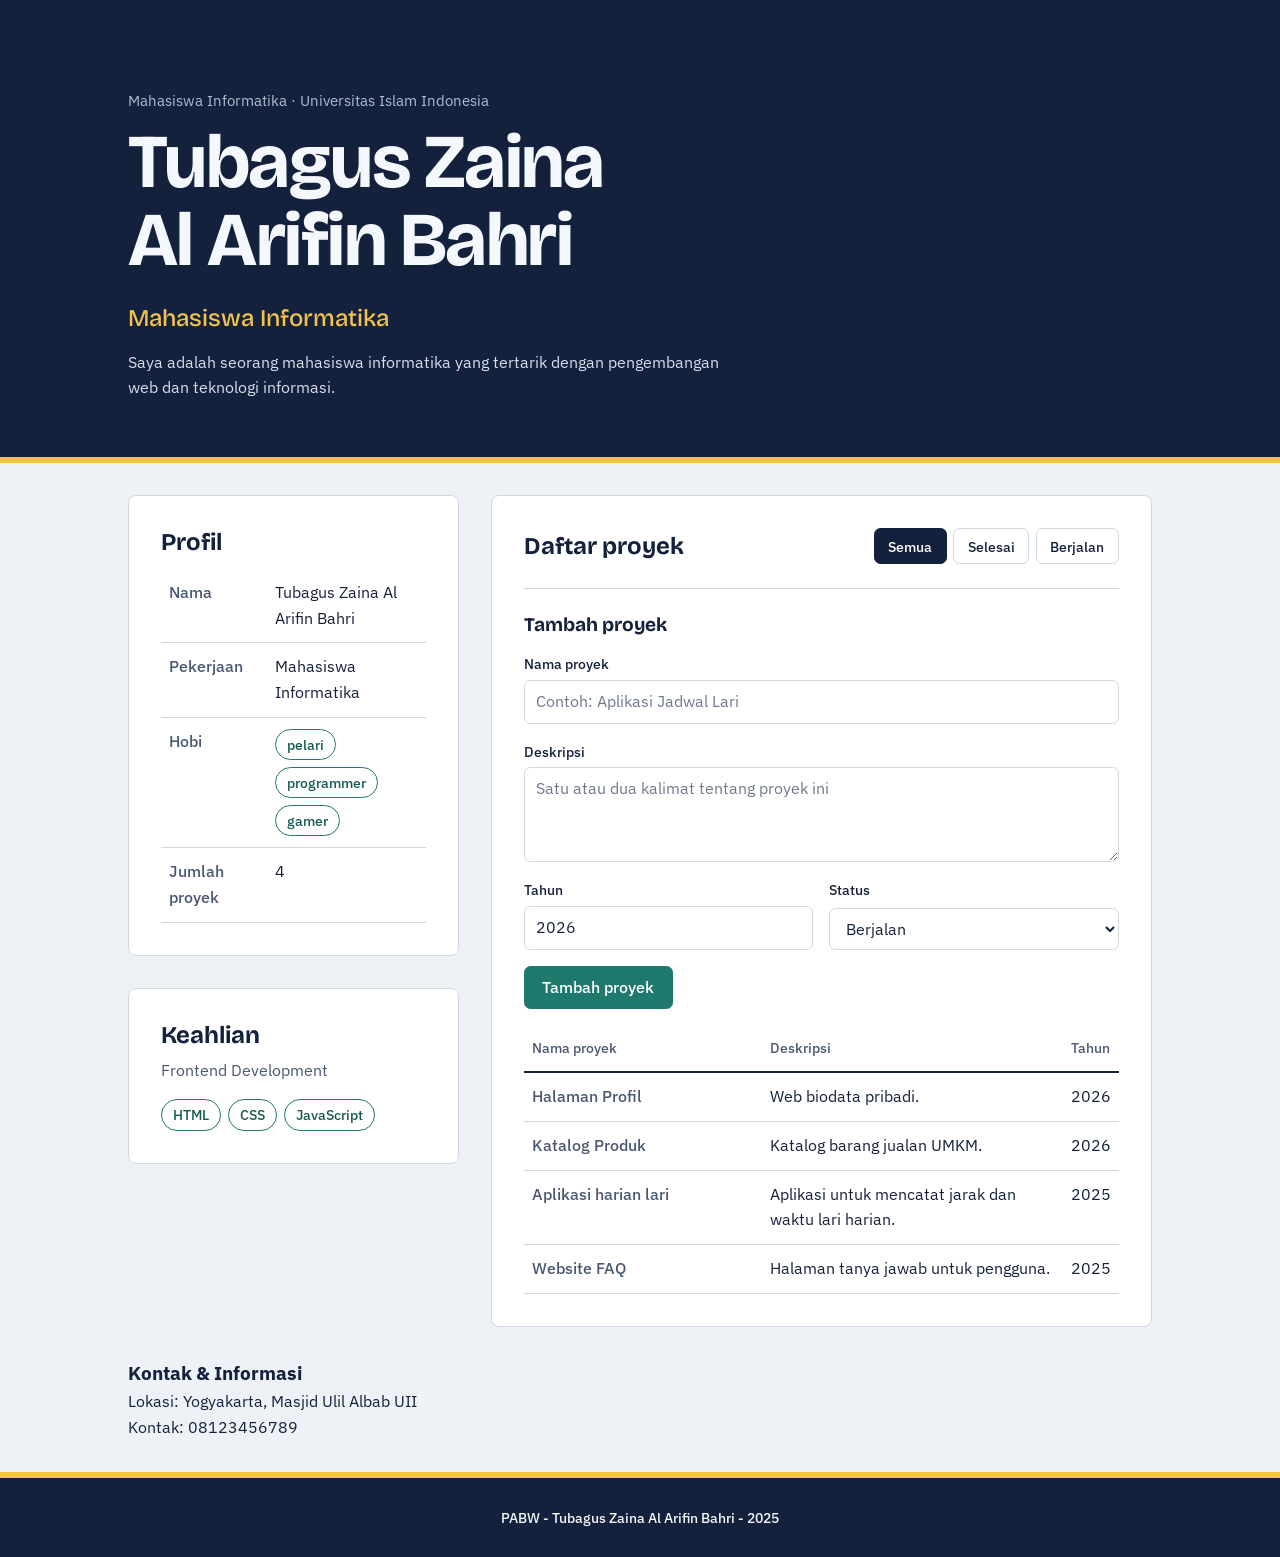
<file: worksheet-p8/index.html>
<!DOCTYPE html>
<html lang="id">
<head>
  <meta charset="UTF-8">
  <meta name="viewport" content="width=device-width, initial-scale=1">
  <title id="judul-halaman">Profil Mahasiswa</title>
  <link rel="preconnect" href="https://fonts.googleapis.com">
  <link rel="preconnect" href="https://fonts.gstatic.com" crossorigin>
  <link href="https://fonts.googleapis.com/css2?family=Bricolage+Grotesque:opsz,wght@12..96,500;12..96,700&family=IBM+Plex+Sans:wght@400;500&display=swap" rel="stylesheet">
  <link rel="icon" href="data:,">
  <link rel="stylesheet" href="css/style.css">
</head>
<body>
  <header class="hero">

    <div class="wadah">
      <p class="hero-meta">Mahasiswa Informatika · Universitas Islam Indonesia</p>
      <h1 id="nama" class="hero-nama">Tubagus Zaina Al Arifin Bahri</h1>
      <p id="peran" class="hero-peran">Mahasiswa Informatika</p>
      <p id="perkenalan" class="hero-perkenalan">Saya adalah seorang mahasiswa informatika yang tertarik dengan pengembangan web dan teknologi informasi.</p>
    </div>
  </header>

  <main class="wadah isi">
    <div class="kolom-samping">
      <section class="panel" aria-labelledby="judul-profil">
        <h2 id="judul-profil">Profil</h2>
        <table class="tabel tabel-profil">
          <tbody>
            <tr>
              <th scope="row">Nama</th>
              <td id="tabel-nama">Tubagus Zaina Al Arifin Bahri</td>
            </tr>
            <tr>
              <th scope="row">Pekerjaan</th>
              <td id="tabel-peran">Mahasiswa Informatika</td>
            </tr>
            <tr>
              <th scope="row">Hobi</th>
              <td><ul id="daftar-hobi" class="chip-daftar">pelari, programmer, gamer</ul></td>
            </tr>
            <tr>
              <th scope="row">Jumlah proyek</th>
              <td id="jumlah-proyek"></td>
            </tr>
          </tbody>
        </table>
      </section>

      <section class="panel" aria-labelledby="judul-keahlian">
        <h2 id="judul-keahlian">Keahlian</h2>
        <p id="keahlian-ringkas" class="keahlian-ringkas">Frontend Development</p>
        <ul id="daftar-keahlian" class="chip-daftar">
          <li>JavaScript</li>
          <li>HTML</li>
          <li>CSS</li>
        </ul>
      </section>
    </div>

    <section class="panel panel-proyek" aria-labelledby="judul-proyek">
      <div class="proyek-kepala">
        <h2 id="judul-proyek">Daftar proyek</h2>
        <div class="filter" role="group" aria-label="Saring proyek">
          <button type="button" class="filter-tombol" data-filter="semua" aria-pressed="true">Semua</button>
          <button type="button" class="filter-tombol" data-filter="selesai" aria-pressed="false">Selesai</button>
          <button type="button" class="filter-tombol" data-filter="berjalan" aria-pressed="false">Berjalan</button>
        </div>
      </div>
      <p id="hasil-filter" class="hasil-filter" aria-live="polite"></p>
      <form id="form-proyek" class="form-proyek" aria-labelledby="judul-form">
        <h3 id="judul-form">Tambah proyek</h3>
        <div class="form-grid">
          <div class="field field--lebar">
            <label for="input-judul">Nama proyek</label>
            <input type="text" id="input-judul" name="judul" required maxlength="60" placeholder="Contoh: Aplikasi Jadwal Lari">
          </div>
          <div class="field field--lebar">
            <label for="input-deskripsi">Deskripsi</label>
            <textarea id="input-deskripsi" name="deskripsi" rows="3" required maxlength="160" placeholder="Satu atau dua kalimat tentang proyek ini"></textarea>
          </div>
          <div class="field">
            <label for="input-tahun">Tahun</label>
            <input type="number" id="input-tahun" name="tahun" required min="2000" max="2100" value="2026" inputmode="numeric">
          </div>
          <div class="field">
            <label for="input-status">Status</label>
            <select id="input-status" name="selesai">
              <option value="false">Berjalan</option>
              <option value="true">Selesai</option>
            </select>
          </div>
        </div>
        <p id="pesan-form" class="pesan-form" role="status" aria-live="polite"></p>
        <div class="form-aksi">
          <button type="submit" class="tombol">Tambah proyek</button>
        </div>
      </form>
      <div class="tabel-gulir">
        <table class="tabel tabel-proyek">
          <thead>
            <tr>
              <th scope="col">Nama proyek</th>
              <th scope="col">Deskripsi</th>
              <th scope="col">Tahun</th>
            </tr>
          </thead>
          <tbody id="daftar-proyek"></tbody>
        </table>
      </div>
      
    </section>
      <section id="kontak" class="card">
        <h3>Kontak & Informasi</h3>
        <p>Lokasi: Yogyakarta, Masjid Ulil Albab UII</p>
        <p>Kontak: 08123456789</p>

      </section>
    </main>

  <footer class="kaki">
    <div class="wadah">
      <table class="tabel tabel-kaki">
        <tbody>
          <tr>
            <td>PABW - Tubagus Zaina Al Arifin Bahri - 2025</td>
          </tr>
        </tbody>
      </table>
 
    </div>
  </footer>

  <script type="module" src="js/app.js"></script>
</body>
</html>
</file>
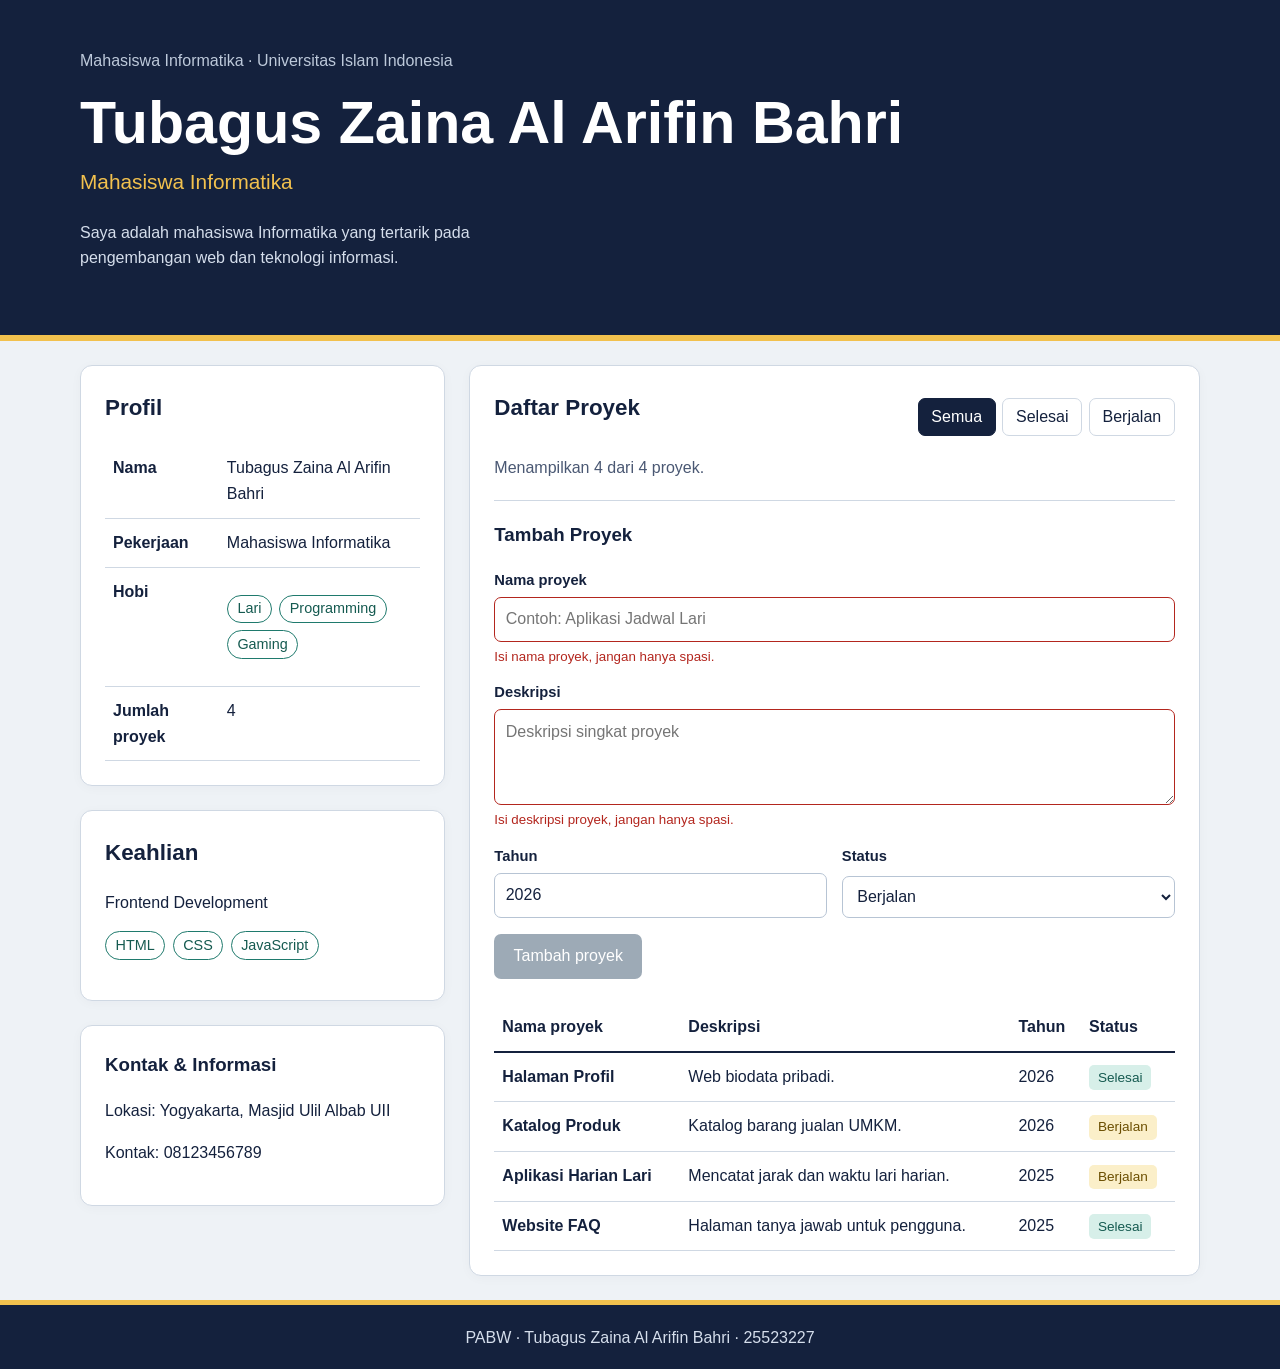
<file: worksheet-p9/index.html>
<!DOCTYPE html>
<html lang="id">
<head>
  <meta charset="UTF-8">
  <meta name="viewport" content="width=device-width, initial-scale=1">
  <meta name="description" content="Profil mahasiswa dan daftar proyek interaktif Worksheet P9 PABW.">
  <title>Profil Mahasiswa</title>
  <link rel="icon" href="data:,">
  <link rel="stylesheet" href="css/style.css">
</head>
<body>
  <header class="hero"><div class="wadah">
    <p class="hero-meta">Mahasiswa Informatika · Universitas Islam Indonesia</p>
    <h1 id="nama">Tubagus Zaina Al Arifin Bahri</h1>
    <p id="peran">Mahasiswa Informatika</p>
    <p id="perkenalan"></p>
  </div></header>
  <main class="wadah isi">
    <div class="kolom-samping">
      <section class="panel" aria-labelledby="judul-profil"><h2 id="judul-profil">Profil</h2>
        <table class="tabel"><tbody>
          <tr>
            <th scope="row">Nama</th>
            <td id="tabel-nama"></td>
          </tr>
          <tr>
            <th scope="row">Pekerjaan</th>
            <td id="tabel-peran"></td>
          </tr>
          <tr>
            <th scope="row">Hobi</th>
            <td><ul id="daftar-hobi" class="chip-daftar"></ul></td>
          </tr>
          <tr>
            <th scope="row">Jumlah proyek</th>
            <td id="jumlah-proyek"></td>
          </tr>
        </tbody></table>
      </section>
      <section class="panel" aria-labelledby="judul-keahlian">
        <h2 id="judul-keahlian">Keahlian</h2>
        <p id="keahlian-ringkas"></p>
        <ul id="daftar-keahlian" class="chip-daftar"></ul>
      </section>

      <section id="kontak" class="card">
        <h3>Kontak & Informasi</h3>
        <p>Lokasi: Yogyakarta, Masjid Ulil Albab UII</p>
        <p>Kontak: 08123456789</p>
      </section>
      
    </div>  
    <section class="panel panel-proyek" aria-labelledby="judul-proyek">
      <div class="proyek-kepala"><h2 id="judul-proyek">Daftar Proyek</h2>
        <div class="filter" role="group" aria-label="Saring proyek">
          <button type="button" class="filter-tombol aktif" data-filter="semua" aria-pressed="true">Semua</button>
          <button type="button" class="filter-tombol" data-filter="selesai" aria-pressed="false">Selesai</button>
          <button type="button" class="filter-tombol" data-filter="berjalan" aria-pressed="false">Berjalan</button>
        </div>
      </div>
      <p id="hasil-filter" class="hasil-filter" aria-live="polite"></p>
      <form id="form-proyek" class="form-proyek" novalidate aria-labelledby="judul-form">
        <h3 id="judul-form">Tambah Proyek</h3>
        <div class="form-grid">
          <div class="field field--lebar"><label for="input-judul">Nama proyek</label>
            <input id="input-judul" name="judul" type="text" required maxlength="60" aria-describedby="error-input-judul" placeholder="Contoh: Aplikasi Jadwal Lari">
            <small class="pesan-error" id="error-input-judul" aria-live="polite"></small>
          </div>
          <div class="field field--lebar"><label for="input-deskripsi">Deskripsi</label>
            <textarea id="input-deskripsi" name="deskripsi" required maxlength="160" rows="3" aria-describedby="error-input-deskripsi" placeholder="Deskripsi singkat proyek"></textarea>
            <small class="pesan-error" id="error-input-deskripsi" aria-live="polite"></small>
          </div>
          <div class="field"><label for="input-tahun">Tahun</label>
            <input id="input-tahun" name="tahun" type="number" min="2000" max="2100" step="1" required value="2026" aria-describedby="error-input-tahun">
            <small class="pesan-error" id="error-input-tahun" aria-live="polite"></small>
          </div>
          <div class="field"><label for="input-status">Status</label>
            <select id="input-status" name="selesai" aria-describedby="error-input-status">
              <option value="false">Berjalan</option>
              <option value="true">Selesai</option>
            </select>
            <small class="pesan-error" id="error-input-status" aria-live="polite"></small>
          </div>
       </div>
        <p id="pesan-form" class="pesan-form" role="status" aria-live="polite"></p>
        <button class="tombol" type="submit" disabled>Tambah proyek</button>
      </form>
      <div class="tabel-gulir"><table class="tabel tabel-proyek">
        <thead>
          <tr>
            <th scope="col">Nama proyek</th>
            <th scope="col">Deskripsi</th>
            <th scope="col">Tahun</th>
            <th scope="col">Status</th>
          </tr>
        </thead>
        <tbody id="daftar-proyek"></tbody>
      </table>
    </div>
      <p id="pesan-kosong" class="pesan-kosong" role="status" hidden></p>
    </section>
  </main>

  <footer class="kaki"><div class="wadah">PABW · Tubagus Zaina Al Arifin Bahri · 25523227</div></footer>
  <script type="module" src="js/dom.js"></script>
</body>
</html>
</file>
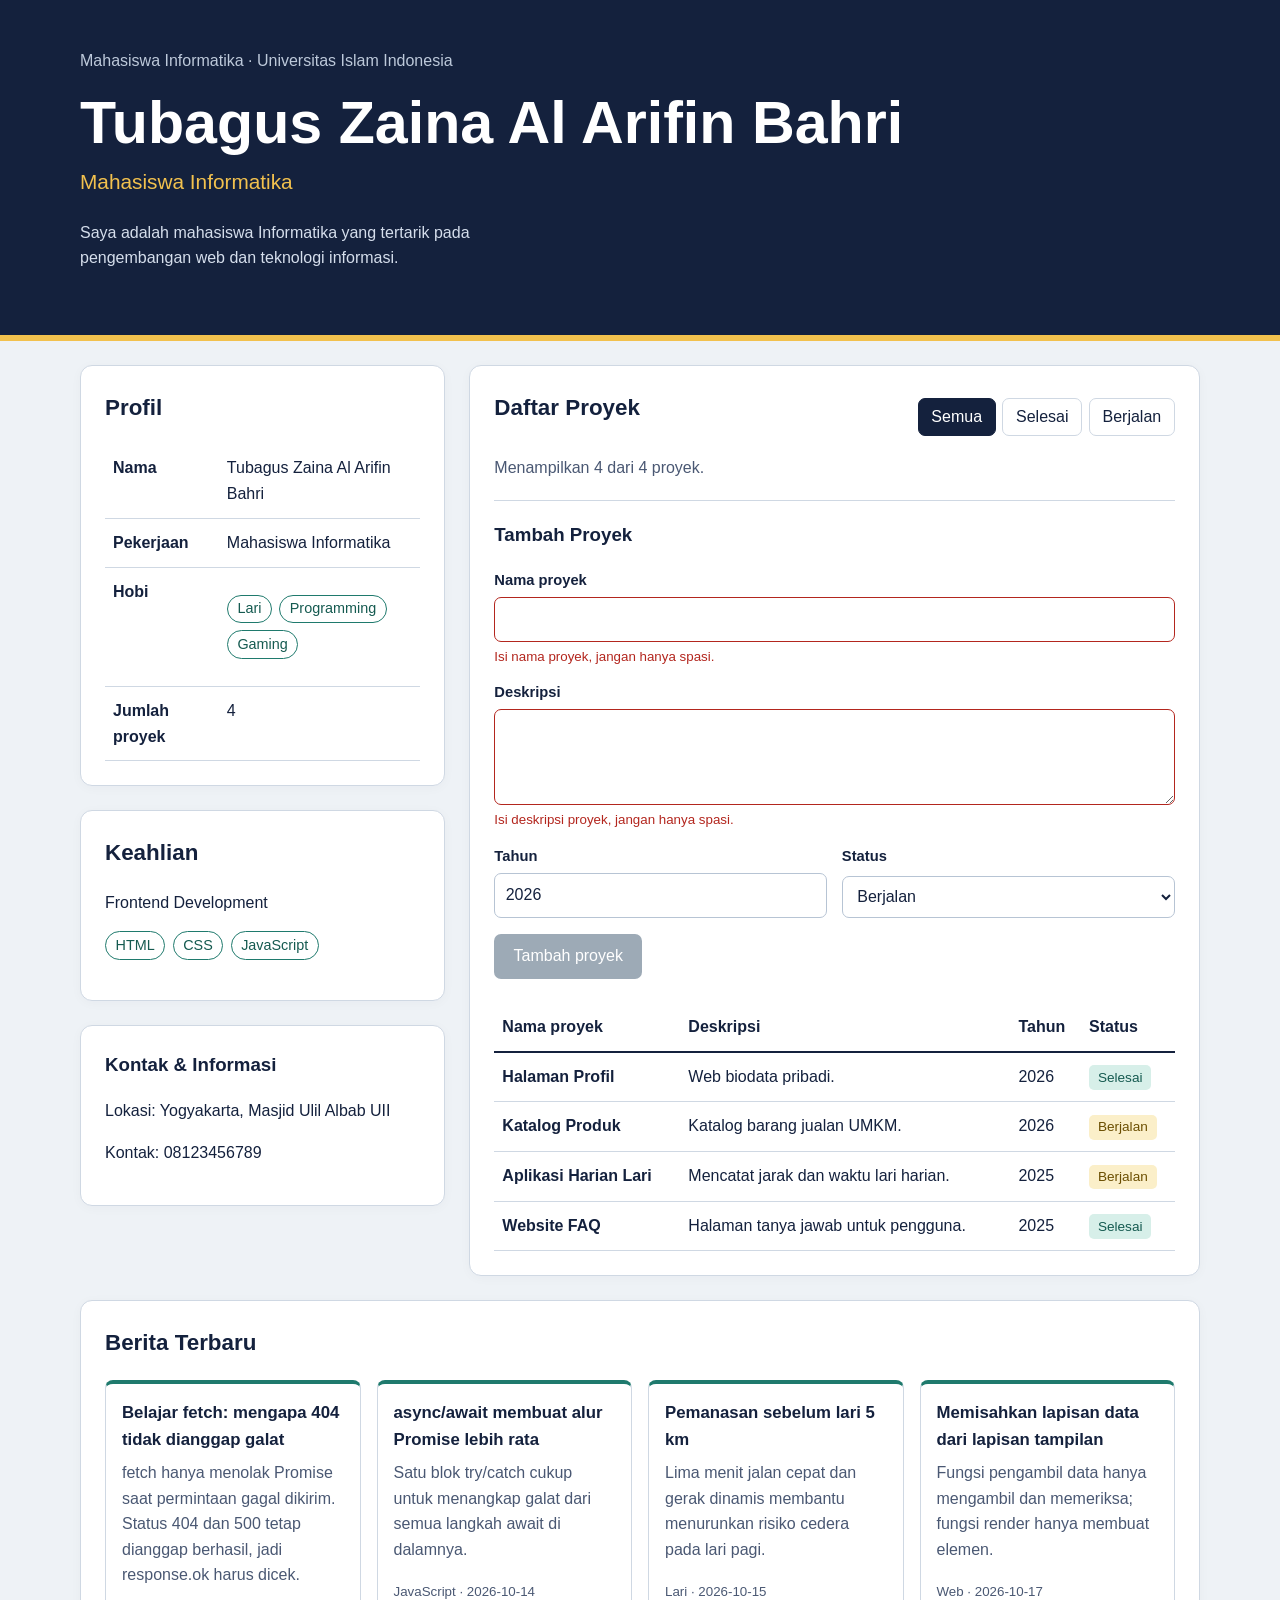
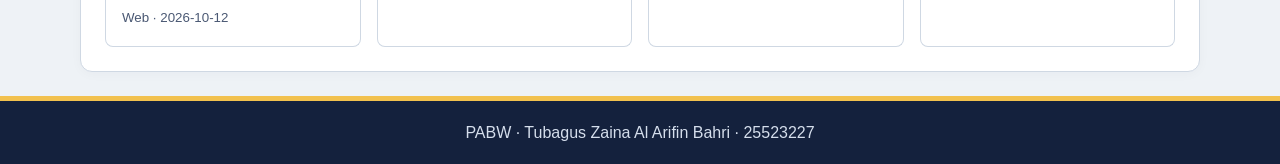
<file: worksheet-p10/profile.html>
<!DOCTYPE html>
<html lang="id">
<head>
  <meta charset="UTF-8">
  <meta name="viewport" content="width=device-width, initial-scale=1">
  <meta name="description" content="Profil mahasiswa dan daftar proyek interaktif Worksheet P9 PABW.">
  <title>Profil Mahasiswa</title>
  <link rel="icon" href="data:,">
  <link rel="stylesheet" href="css/style.css">
</head>
<body>
  <header class="hero"><div class="wadah">
    <p class="hero-meta">Mahasiswa Informatika · Universitas Islam Indonesia</p>
    <h1 id="nama">Tubagus Zaina Al Arifin Bahri</h1>
    <p id="peran">Mahasiswa Informatika</p>
    <p id="perkenalan"></p>
  </div></header>
  <main class="wadah isi">
    <div class="kolom-samping">
      <section class="panel" aria-labelledby="judul-profil"><h2 id="judul-profil">Profil</h2>
        <table class="tabel"><tbody>
          <tr>
            <th scope="row">Nama</th>
            <td id="tabel-nama"></td>
          </tr>
          <tr>
            <th scope="row">Pekerjaan</th>
            <td id="tabel-peran"></td>
          </tr>
          <tr>
            <th scope="row">Hobi</th>
            <td><ul id="daftar-hobi" class="chip-daftar"></ul></td>
          </tr>
          <tr>
            <th scope="row">Jumlah proyek</th>
            <td id="jumlah-proyek"></td>
          </tr>
        </tbody></table>
      </section>
      <section class="panel" aria-labelledby="judul-keahlian">
        <h2 id="judul-keahlian">Keahlian</h2>
        <p id="keahlian-ringkas"></p>
        <ul id="daftar-keahlian" class="chip-daftar"></ul>
      </section>

      <section id="kontak" class="card">
        <h3>Kontak & Informasi</h3>
        <p>Lokasi: Yogyakarta, Masjid Ulil Albab UII</p>
        <p>Kontak: 08123456789</p>
      </section>
      
    </div>  
    <section class="panel panel-proyek" aria-labelledby="judul-proyek">
      <div class="proyek-kepala"><h2 id="judul-proyek">Daftar Proyek</h2>
        <div class="filter" role="group" aria-label="Saring proyek">
          <button type="button" class="filter-tombol aktif" data-filter="semua" aria-pressed="true">Semua</button>
          <button type="button" class="filter-tombol" data-filter="selesai" aria-pressed="false">Selesai</button>
          <button type="button" class="filter-tombol" data-filter="berjalan" aria-pressed="false">Berjalan</button>
        </div>
      </div>
      <p id="hasil-filter" class="hasil-filter" aria-live="polite"></p>
      <form id="form-proyek" class="form-proyek" novalidate aria-labelledby="judul-form">
        <h3 id="judul-form">Tambah Proyek</h3>
        <div class="form-grid">
          <div class="field field--lebar"><label for="input-judul">Nama proyek</label>
            <input id="input-judul" name="judul" type="text" required maxlength="60">
            <small class="pesan-error" id="error-input-judul" aria-live="polite"></small>
          </div>
          <div class="field field--lebar"><label for="input-deskripsi">Deskripsi</label>
            <textarea id="input-deskripsi" name="deskripsi" required maxlength="160" rows="3"></textarea>
            <small class="pesan-error" id="error-input-deskripsi" aria-live="polite"></small>
          </div>
          <div class="field"><label for="input-tahun">Tahun</label>
            <input id="input-tahun" name="tahun" type="number" min="2000" max="2100" step="1" required value="2026" aria-describedby="error-input-tahun" placeholder="pilih tahun">
            <small class="pesan-error" id="error-input-tahun" aria-live="polite"></small>
          </div>
          <div class="field"><label for="input-status">Status</label>
            <select id="input-status" name="selesai" aria-describedby="error-input-status" placeholder="Pilih status" required value="false">
              <option value="false">Berjalan</option>
              <option value="true">Selesai</option>
            </select>
            <small class="pesan-error" id="error-input-status" aria-live="polite"></small>
          </div>
       </div>
        <p id="pesan-form" class="pesan-form" role="status" aria-live="polite"></p>
        <button class="tombol" type="submit" disabled>Tambah proyek</button>
      </form>
      <div class="tabel-gulir"><table class="tabel tabel-proyek">
        <thead>
          <tr>
            <th scope="col">Nama proyek</th>
            <th scope="col">Deskripsi</th>
            <th scope="col">Tahun</th>
            <th scope="col">Status</th>
          </tr>
        </thead>
        <tbody id="daftar-proyek"></tbody>
      </table>
    </div>
      <p id="pesan-kosong" class="pesan-kosong" role="status" hidden></p>
    </section>
    <section class="panel panel-berita" aria-labelledby="judul-berita">
      <h2 id="judul-berita">Berita Terbaru</h2>
      <p id="status-berita" class="status-berita" role="status" aria-live="polite"></p>
      <div id="daftar-berita" class="daftar-berita"></div>
    </section>
  </main>

  <footer class="kaki"><div class="wadah">PABW · Tubagus Zaina Al Arifin Bahri · 25523227</div></footer>
  <script type="module" src="js/app.js"></script>
  <script type="module" src="js/dom.js"></script>
</body>
</html>
</file>
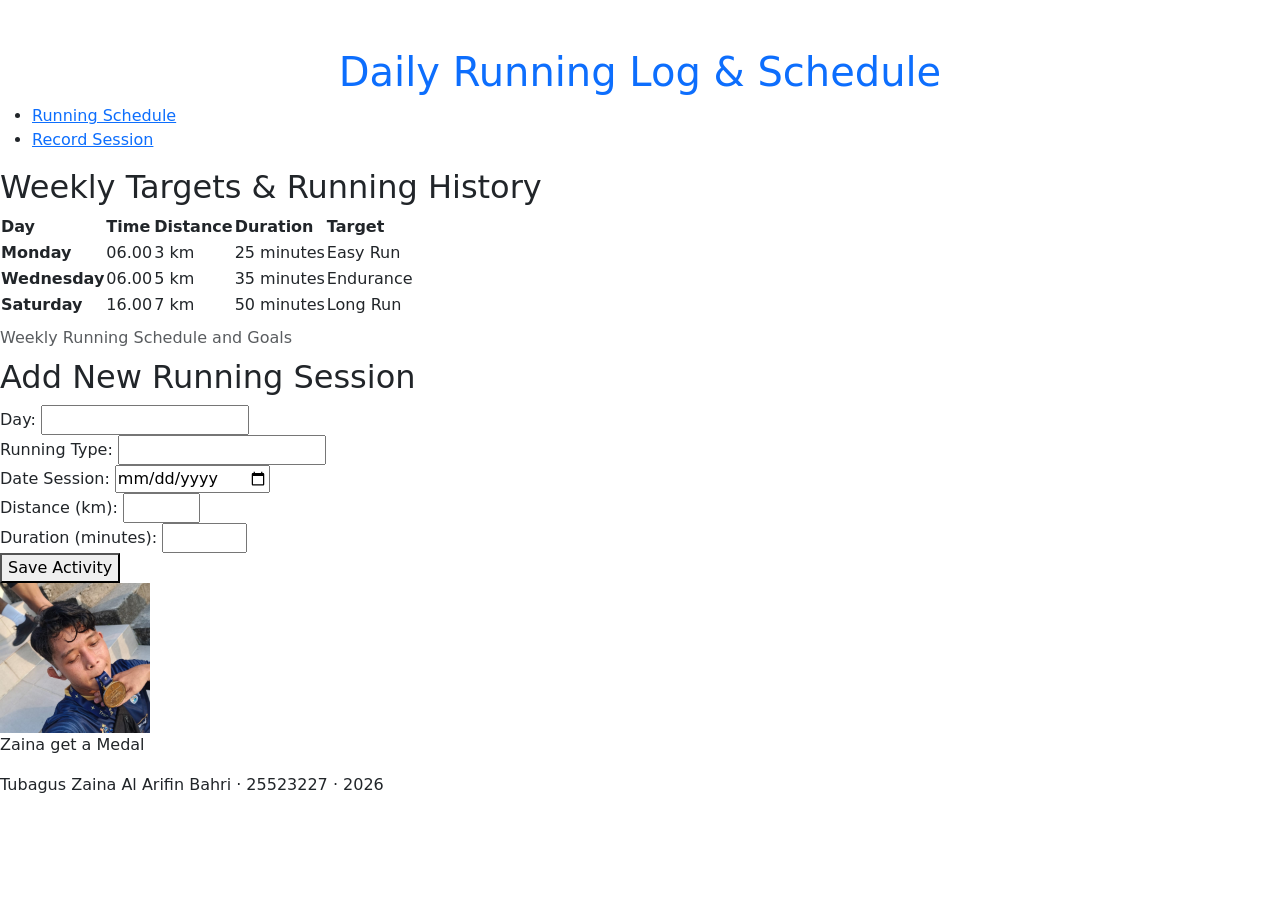
<file: worksheet-p3/profil.html>
<!DOCTYPE html>
<html lang="id">
<head>
  <meta charset="utf-8">
  <meta name="viewport" content="width=device-width, initial-scale=1.0">
  <title>Running Log & Schedule For ZAINA</title>
  <link href="https://cdn.jsdelivr.net/npm/bootstrap@5.3.3/dist/css/bootstrap.min.css" rel="stylesheet">
</head>
<body>
  <header>
    <h1 class="text-primary text-center mt-5">Daily Running Log & Schedule</h1>
    <nav aria-label="Main navigation">
      <ul>
        <li><a href="#section-3">Running Schedule</a></li>
        <li><a href="#section-4">Record Session</a></li>
      </ul>
    </nav>
  </header>

  <main>
    <section id="section-3">
      <h2>Weekly Targets & Running History</h2>
      <table>
        <caption>Weekly Running Schedule and Goals</caption>
        <thead>
          <tr>
            <th scope="col">Day</th>
            <th scope="col">Time</th>
            <th scope="col">Distance</th>
            <th scope="col">Duration</th>
            <th scope="col">Target</th>
          </tr>
        </thead>
        <tbody>
          <tr>
            <th scope="row">Monday</th>
            <td>06.00</td>
            <td>3 km</td>
            <td>25 minutes</td>
            <td>Easy Run</td>
          </tr>
          <tr>
            <th scope="row">Wednesday</th>
            <td>06.00</td>
            <td>5 km</td>
            <td>35 minutes</td>
            <td>Endurance</td>
          </tr>
          <tr>
            <th scope="row">Saturday</th>
            <td>16.00</td>
            <td>7 km</td>
            <td>50 minutes</td>
            <td>Long Run</td>
          </tr>
        </tbody>
      </table>
    </section>

    <section id="section-4">
      <h2>Add New Running Session</h2>
      <form action="/submit" method="post">
        <div>
          <label for="day">Day:</label>
          <input type="text" id="day" name="day" required>
        </div>

        <div>
          <label for="running-type">Running Type:</label>
          <input type="text" id="running-type" name="running-type" required>
        </div>

        <div>
          <label for="date">Date Session:</label>
          <input type="date" id="date" name="date" required>
        </div>

        <div>
          <label for="distance">Distance (km):</label>
          <input type="number" id="distance" name="distance" min="1" max="50" required>
        </div>

        <div>
          <label for="duration">Duration (minutes):</label>
          <input type="number" id="duration" name="duration" min="1" max="300" required>
        </div>

        <button type="submit">Save Activity</button>
      </form>
    </section>

    <figure>
        <img src="1WhatsApp Image 2026-09-21 at 10.36.25 PM.jpeg" 
        alt="Documentation Event Run"
        width="150" 
        height="150" 
        loading="lazy"> 
        <figcaption>Zaina get a Medal</figcaption>
    </figure>
  </main>

  <footer>
    <p>Tubagus Zaina Al Arifin Bahri · 25523227 · 2026</p>
  </footer>
</body>
</html>
</file>
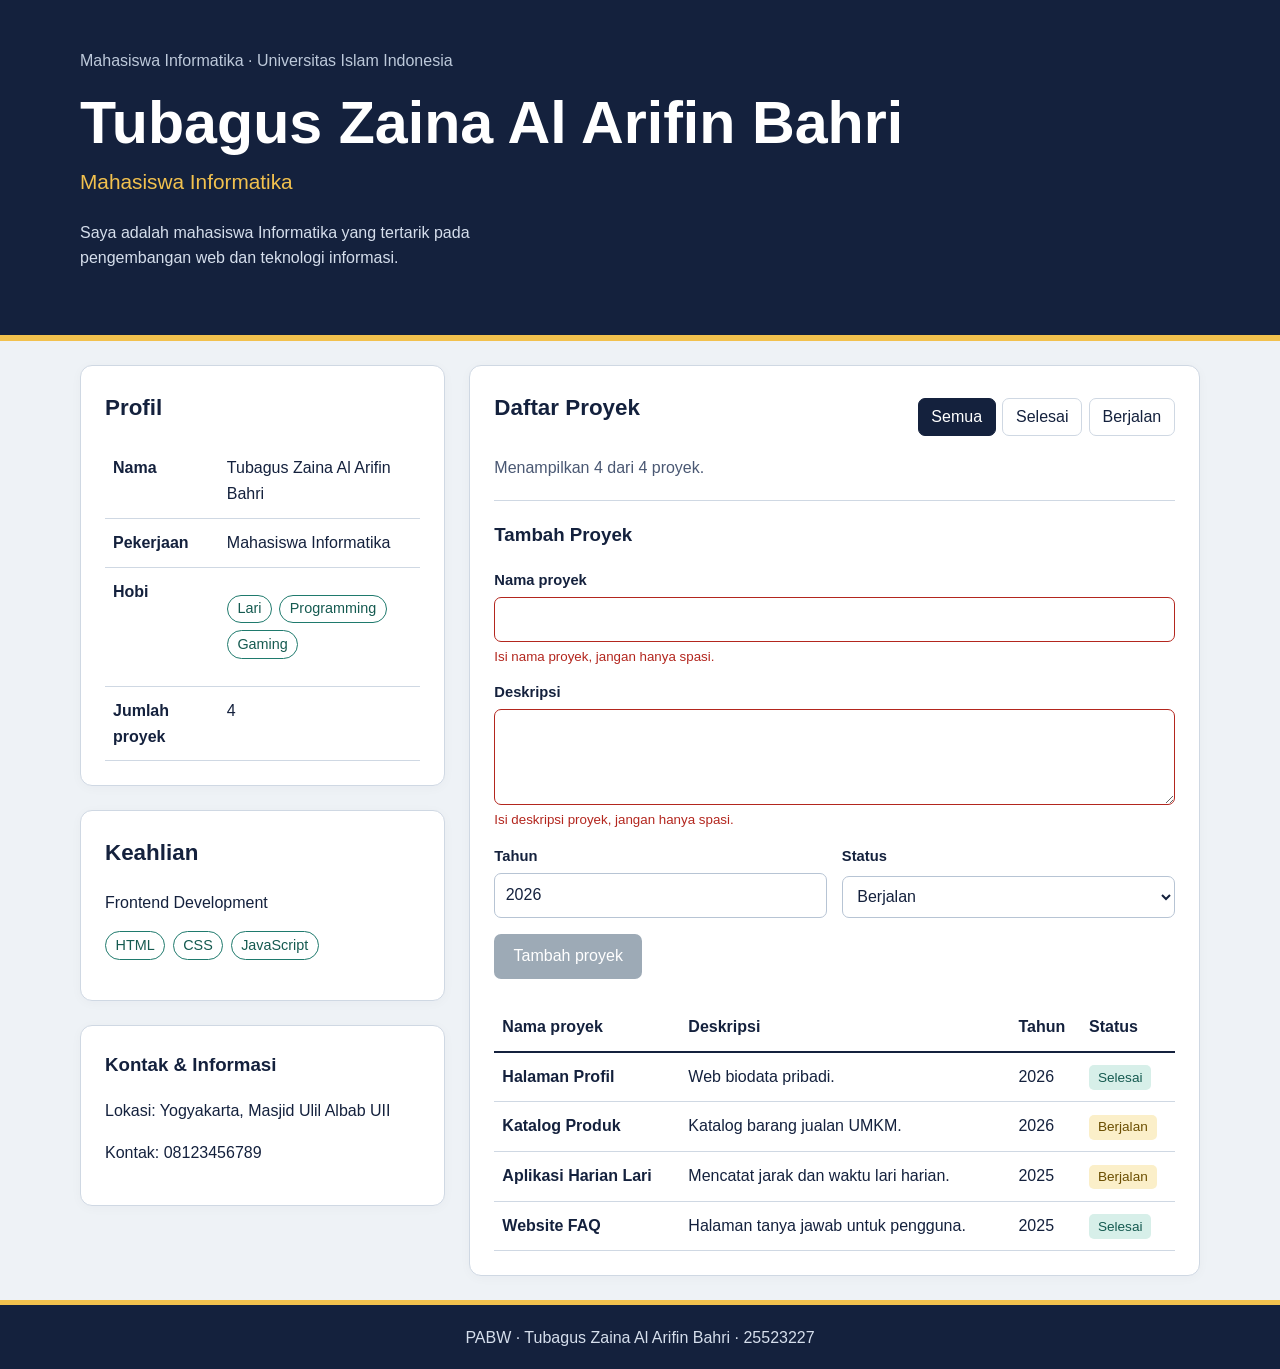
<file: worksheet-p9/profile.html>
<!DOCTYPE html>
<html lang="id">
<head>
  <meta charset="UTF-8">
  <meta name="viewport" content="width=device-width, initial-scale=1">
  <meta name="description" content="Profil mahasiswa dan daftar proyek interaktif Worksheet P9 PABW.">
  <title>Profil Mahasiswa</title>
  <link rel="icon" href="data:,">
  <link rel="stylesheet" href="css/style.css">
</head>
<body>
  <header class="hero"><div class="wadah">
    <p class="hero-meta">Mahasiswa Informatika · Universitas Islam Indonesia</p>
    <h1 id="nama">Tubagus Zaina Al Arifin Bahri</h1>
    <p id="peran">Mahasiswa Informatika</p>
    <p id="perkenalan"></p>
  </div></header>
  <main class="wadah isi">
    <div class="kolom-samping">
      <section class="panel" aria-labelledby="judul-profil"><h2 id="judul-profil">Profil</h2>
        <table class="tabel"><tbody>
          <tr>
            <th scope="row">Nama</th>
            <td id="tabel-nama"></td>
          </tr>
          <tr>
            <th scope="row">Pekerjaan</th>
            <td id="tabel-peran"></td>
          </tr>
          <tr>
            <th scope="row">Hobi</th>
            <td><ul id="daftar-hobi" class="chip-daftar"></ul></td>
          </tr>
          <tr>
            <th scope="row">Jumlah proyek</th>
            <td id="jumlah-proyek"></td>
          </tr>
        </tbody></table>
      </section>
      <section class="panel" aria-labelledby="judul-keahlian">
        <h2 id="judul-keahlian">Keahlian</h2>
        <p id="keahlian-ringkas"></p>
        <ul id="daftar-keahlian" class="chip-daftar"></ul>
      </section>

      <section id="kontak" class="card">
        <h3>Kontak & Informasi</h3>
        <p>Lokasi: Yogyakarta, Masjid Ulil Albab UII</p>
        <p>Kontak: 08123456789</p>
      </section>
      
    </div>  
    <section class="panel panel-proyek" aria-labelledby="judul-proyek">
      <div class="proyek-kepala"><h2 id="judul-proyek">Daftar Proyek</h2>
        <div class="filter" role="group" aria-label="Saring proyek">
          <button type="button" class="filter-tombol aktif" data-filter="semua" aria-pressed="true">Semua</button>
          <button type="button" class="filter-tombol" data-filter="selesai" aria-pressed="false">Selesai</button>
          <button type="button" class="filter-tombol" data-filter="berjalan" aria-pressed="false">Berjalan</button>
        </div>
      </div>
      <p id="hasil-filter" class="hasil-filter" aria-live="polite"></p>
      <form id="form-proyek" class="form-proyek" novalidate aria-labelledby="judul-form">
        <h3 id="judul-form">Tambah Proyek</h3>
        <div class="form-grid">
          <div class="field field--lebar"><label for="input-judul">Nama proyek</label>
            <input id="input-judul" name="judul" type="text" required maxlength="60">
            <small class="pesan-error" id="error-input-judul" aria-live="polite"></small>
          </div>
          <div class="field field--lebar"><label for="input-deskripsi">Deskripsi</label>
            <textarea id="input-deskripsi" name="deskripsi" required maxlength="160" rows="3"></textarea>
            <small class="pesan-error" id="error-input-deskripsi" aria-live="polite"></small>
          </div>
          <div class="field"><label for="input-tahun">Tahun</label>
            <input id="input-tahun" name="tahun" type="number" min="2000" max="2100" step="1" required value="2026" aria-describedby="error-input-tahun" placeholder="pilih tahun">
            <small class="pesan-error" id="error-input-tahun" aria-live="polite"></small>
          </div>
          <div class="field"><label for="input-status">Status</label>
            <select id="input-status" name="selesai" aria-describedby="error-input-status" placeholder="Pilih status" required value="false">
              <option value="false">Berjalan</option>
              <option value="true">Selesai</option>
            </select>
            <small class="pesan-error" id="error-input-status" aria-live="polite"></small>
          </div>
       </div>
        <p id="pesan-form" class="pesan-form" role="status" aria-live="polite"></p>
        <button class="tombol" type="submit" disabled>Tambah proyek</button>
      </form>
      <div class="tabel-gulir"><table class="tabel tabel-proyek">
        <thead>
          <tr>
            <th scope="col">Nama proyek</th>
            <th scope="col">Deskripsi</th>
            <th scope="col">Tahun</th>
            <th scope="col">Status</th>
          </tr>
        </thead>
        <tbody id="daftar-proyek"></tbody>
      </table>
    </div>
      <p id="pesan-kosong" class="pesan-kosong" role="status" hidden></p>
    </section>
  </main>

  <footer class="kaki"><div class="wadah">PABW · Tubagus Zaina Al Arifin Bahri · 25523227</div></footer>
  <script type="module" src="js/app.js"></script>
  <script type="module" src="js/dom.js"></script>
</body>
</html>
</file>
<file: worksheet-p8/css/style.css>
/* ===== Token ===== */
:root {
  --latar: #eef2f6;
  --kertas: #ffffff;
  --tinta: #14213d;
  --tinta-pudar: #4a5873;
  --garis: #cfd8e3;
  --aksen: #1f7a6d;
  --aksen-gelap: #155a50;
  --sorot: #f2c14e;

  --font-judul: "Bricolage Grotesque", "Segoe UI", system-ui, sans-serif;
  --font-isi: "IBM Plex Sans", "Segoe UI", system-ui, sans-serif;

  --lebar: 64rem;
  --jarak: clamp(1rem, 4vw, 2rem);
}

/* ===== Dasar ===== */
*,
*::before,
*::after {
  box-sizing: border-box;
}

html {
  -webkit-text-size-adjust: 100%;
}

body {
  margin: 0;
  background: var(--latar);
  color: var(--tinta);
  font-family: var(--font-isi);
  font-size: 1rem;
  line-height: 1.6;
}

h1,
h2,
h3,
p,
ul {
  margin: 0;
}

ul {
  padding: 0;
  list-style: none;
}

.wadah {
  width: min(100% - 2 * var(--jarak), var(--lebar));
  margin-inline: auto;
}

:focus-visible {
  outline: 3px solid var(--aksen);
  outline-offset: 3px;
}

/* ===== Hero ===== */
.hero {
  background: var(--tinta);
  color: #f4f7fb;
  padding-block: clamp(2.5rem, 9vw, 5.5rem) clamp(2rem, 6vw, 3.5rem);
  border-bottom: 6px solid var(--sorot);
}

.hero-meta {
  color: #aebbd2;
  font-size: 0.95rem;
  margin-bottom: 0.75rem;
}

.hero-nama {
  font-family: var(--font-judul);
  font-weight: 700;
  font-size: clamp(2.25rem, 8vw, 4.75rem);
  line-height: 1.02;
  letter-spacing: -0.02em;
  max-width: 14ch;
  text-wrap: balance;
}

.hero-peran {
  margin-top: 1.25rem;
  font-family: var(--font-judul);
  font-weight: 500;
  font-size: clamp(1.15rem, 3vw, 1.5rem);
  color: var(--sorot);
}

.hero-perkenalan {
  margin-top: 0.75rem;
  max-width: 60ch;
  color: #d5deec;
}

/* ===== Isi: dua kolom, satu kolom di layar kecil ===== */
.isi {
  display: grid;
  grid-template-columns: minmax(0, 1fr);
  gap: var(--jarak);
  padding-block: var(--jarak);
}

.panel {
  background: var(--kertas);
  border: 1px solid var(--garis);
  border-radius: 0.5rem;
  padding: var(--jarak);
}

.panel h2 {
  font-family: var(--font-judul);
  font-size: 1.5rem;
  line-height: 1.2;
}

/* ===== Kolom samping ===== */
.kolom-samping {
  display: grid;
  gap: var(--jarak);
}

/* ===== Tabel umum ===== */
.tabel {
  width: 100%;
  border-collapse: collapse;
}

.tabel th,
.tabel td {
  text-align: left;
  vertical-align: top;
  padding: 0.7rem 0.5rem;
  border-bottom: 1px solid var(--garis);
}

.tabel thead th {
  font-size: 0.9rem;
  color: var(--tinta-pudar);
  font-weight: 500;
  border-bottom: 2px solid var(--tinta);
}

.tabel tbody th {
  width: 40%;
  font-weight: 500;
  color: var(--tinta-pudar);
}

.tabel-profil {
  margin-top: 0.75rem;
}

/* ===== Chip (hobi dan keahlian) ===== */
.chip-daftar {
  display: flex;
  flex-wrap: wrap;
  gap: 0.4rem;
}

.chip-daftar li {
  padding: 0.2rem 0.7rem;
  border: 1.5px solid var(--aksen);
  border-radius: 999px;
  color: var(--aksen-gelap);
  font-weight: 500;
  font-size: 0.9rem;
}

/* ===== Keahlian ===== */
.keahlian-ringkas {
  margin-top: 0.5rem;
  color: var(--tinta-pudar);
  overflow-wrap: anywhere;
}

.keahlian-ringkas:not(:empty) + .chip-daftar,
.keahlian-ringkas:empty + .chip-daftar {
  margin-top: 1rem;
}

/* ===== Proyek ===== */
.proyek-kepala {
  display: flex;
  flex-wrap: wrap;
  align-items: center;
  justify-content: space-between;
  gap: 0.75rem;
}

.filter {
  display: flex;
  flex-wrap: wrap;
  gap: 0.4rem;
}

.filter-tombol {
  font: inherit;
  font-size: 0.9rem;
  font-weight: 500;
  color: var(--tinta);
  background: transparent;
  border: 1.5px solid var(--garis);
  border-radius: 0.4rem;
  padding: 0.35rem 0.85rem;
  cursor: pointer;
}

.filter-tombol:hover {
  border-color: var(--tinta);
}

.filter-tombol[aria-pressed="true"] {
  background: var(--tinta);
  border-color: var(--tinta);
  color: #ffffff;
}

.hasil-filter {
  margin-top: 0.75rem;
  color: var(--tinta-pudar);
  font-size: 0.95rem;
}

.hasil-filter:empty {
  display: none;
}

.tabel-gulir {
  margin-top: 1rem;
  overflow-x: auto;
}

.tabel-proyek td:first-child {
  font-family: var(--font-judul);
  font-weight: 500;
  font-size: 1.05rem;
}

.status {
  display: inline-block;
  padding: 0.15rem 0.65rem;
  border-radius: 0.3rem;
  font-size: 0.85rem;
  font-weight: 500;
  white-space: nowrap;
}

.status--selesai {
  background: #d7efe9;
  color: var(--aksen-gelap);
}

.status--berjalan {
  background: #fbefc9;
  color: #6b4e00;
}

/* ===== Kaki ===== */
.kaki {
  padding-block: 1.25rem;
  border-top: 6px solid var(--sorot);
  background: var(--tinta);
  color: #d5deec;
  font-size: 0.9rem;
}

.tabel-kaki th,
.tabel-kaki td {
  padding: 0.5rem;
}

.tabel-kaki thead th {
  border-bottom: 1px solid var(--garis);
}

.tabel-kaki tbody td {
  border-bottom: 0;
  color: #f4f7fb;
  text-align: center;
  font-weight: 500;
}

/* ===== Form tambah proyek ===== */
.form-proyek {
  margin-top: 1.5rem;
  padding-top: 1.5rem;
  border-top: 1px solid var(--garis);
}

.form-proyek h3 {
  font-family: var(--font-judul);
  font-size: 1.2rem;
  line-height: 1.2;
}

.form-grid {
  display: grid;
  grid-template-columns: 1fr;
  gap: 1rem;
  margin-top: 1rem;
}

.field {
  display: grid;
  gap: 0.3rem;
}

.field label {
  font-size: 0.9rem;
  font-weight: 500;
}

.field input,
.field select,
.field textarea {
  width: 100%;
  font: inherit;
  color: var(--tinta);
  background: var(--kertas);
  border: 1.5px solid var(--garis);
  border-radius: 0.4rem;
  padding: 0.5rem 0.7rem;
}

.field textarea {
  resize: vertical;
  min-height: 5rem;
}

.field input::placeholder,
.field textarea::placeholder {
  color: var(--tinta-pudar);
  opacity: 0.8;
}

.field input:hover,
.field select:hover,
.field textarea:hover {
  border-color: var(--tinta-pudar);
}

.field input:focus-visible,
.field select:focus-visible,
.field textarea:focus-visible {
  outline: 3px solid var(--aksen);
  outline-offset: 1px;
  border-color: var(--aksen);
}

.field input:user-invalid,
.field textarea:user-invalid {
  border-color: #b3261e;
}

.pesan-form {
  margin-top: 0.75rem;
  font-size: 0.95rem;
  color: var(--tinta-pudar);
}

.pesan-form:empty {
  display: none;
}

.form-aksi {
  display: flex;
  flex-wrap: wrap;
  gap: 0.5rem;
  margin-top: 1rem;
}

.tombol {
  font: inherit;
  font-weight: 500;
  color: #ffffff;
  background: var(--aksen);
  border: 1.5px solid var(--aksen);
  border-radius: 0.4rem;
  padding: 0.5rem 1.1rem;
  cursor: pointer;
}

.tombol:hover {
  background: var(--aksen-gelap);
  border-color: var(--aksen-gelap);
}

.tombol--sekunder {
  color: var(--tinta);
  background: transparent;
  border-color: var(--garis);
}

.tombol--sekunder:hover {
  background: transparent;
  border-color: var(--tinta);
}

@media (min-width: 36rem) {
  .form-grid {
    grid-template-columns: 1fr 1fr;
  }

  .field--lebar {
    grid-column: 1 / -1;
  }
}

@media (max-width: 36rem) {
  .tabel-kaki thead {
    display: none;
  }

  .tabel-kaki tr,
  .tabel-kaki td {
    display: block;
  }

  .tabel-kaki td {
    padding: 0.15rem 0;
  }
}

/* ===== Layar lebar ===== */
@media (min-width: 52rem) {
  .isi {
    grid-template-columns: minmax(16rem, 1fr) 2fr;
    align-items: start;
  }

  .kolom-samping {
    position: sticky;
    top: var(--jarak);
  }
}

@media (prefers-reduced-motion: reduce) {
  * {
    scroll-behavior: auto;
    transition: none;
  }
}
</file>
<file: worksheet-p9/css/style.css>
:root {
  --latar: #eef2f6;
  --kertas: #fff;
  --tinta: #14213d;
  --pudar: #4a5873;
  --garis: #cfd8e3;
  --aksen: #1f7a6d;
  --kuning: #f2c14e;
}

* {
  box-sizing: border-box;
}

body {
  margin: 0;
  background: var(--latar);
  color: var(--tinta);
  font: 16px/1.6 'Segoe UI', Arial, sans-serif;
}

h1,
h2,
h3,
p {
  margin-top: 0;
}

button,
input,
textarea,
select {
  font: inherit;
}

.wadah {
  width: min(100% - 2rem, 70rem);
  margin-inline: auto;
}

.hero {
  background: var(--tinta);
  color: white;
  border-bottom: 6px solid var(--kuning);
  padding: 3rem 0;
}

.hero-meta {
  color: #bdc9da;
}

.hero h1 {
  font-size: clamp(2rem, 5vw, 3.7rem);
  line-height: 1.12;
  max-width: 30ch;
  margin-bottom: 0.6rem;
}

.hero #peran {
  color: var(--kuning);
  font-size: 1.3rem;
}

.hero #perkenalan {
  max-width: 50ch;
  color: #d5deec;
}

.isi {
  display: grid;
  grid-template-columns: minmax(0, 1fr);
  gap: 1.5rem;
  padding-block: 1.5rem;
}

.kolom-samping {
  display: grid;
  gap: 1.5rem;
  align-content: start;
}

.panel {
  background: var(--kertas);
  border: 1px solid var(--garis);
  border-radius: 12px;
  padding: 1.5rem;
  min-width: 0;
  box-shadow: 0 2px 12px #14213d08;
}

.panel h2 {
  font-size: 1.4rem;
}

.card {
  background: var(--kertas);
  border: 1px solid var(--garis);
  border-radius: 12px;
  padding: 1.5rem;
  min-width: 0;
  box-shadow: 0 2px 12px #14213d08;
  position: relative;
}

.tabel { 
  width: 100%;
  border-collapse: collapse;
}

.tabel th,
.tabel td {
  padding: 0.7rem 0.5rem;
  border-bottom: 1px solid var(--garis);
  text-align: left;
  vertical-align: top;
}

.tabel tbody th {
  font-weight: 600;
}

.chip-daftar {
  display: flex;
  flex-wrap: wrap;
  gap: 0.45rem;
  padding: 0;
  list-style: none;
}

.chip-daftar li {
  border: 1px solid var(--aksen);
  color: #155a50;
  border-radius: 50px;
  padding: 0.1rem 0.6rem;
  font-size: 0.9rem;
}

.proyek-kepala {
  display: flex;
  flex-wrap: wrap;
  justify-content: space-between;
  align-items: center;
  gap: 1rem;
}

.filter {
  display: flex;
  flex-wrap: wrap;
  gap: 0.4rem;
}

.filter-tombol {
  border: 1px solid var(--garis);
  background: #fff;
  color: var(--tinta);
  padding: 0.35rem 0.8rem;
  border-radius: 7px;
  cursor: pointer;
}

.filter-tombol.aktif,
.filter-tombol[aria-pressed="true"] {
  background: var(--tinta);
  color: white;
  border-color: var(--tinta);
}

.hasil-filter {
  color: var(--pudar);
  margin: 0.7rem 0;
}

.form-proyek {
  border-top: 1px solid var(--garis);
  padding-top: 1.2rem;
  margin-top: 1.2rem;
}

.form-grid {
  display: grid;
  gap: 0.9rem;
  margin: 1rem 0;
}

.field {
  display: grid;
  gap: 0.25rem;
}

.field label {
  font-weight: 600;
  font-size: 0.92rem;
}

.field input,
.field textarea,
.field select {
  width: 100%;
  border: 1px solid #b7c4d4;
  border-radius: 7px;
  padding: 0.55rem 0.65rem;
  background: #fff;
  color: var(--tinta);
}

.field [aria-invalid="true"] {
  border-color: #b3261e;
}

.pesan-error {
  color: #b3261e;
  min-height: 0;
}

.pesan-error:empty {
  display: none;
}

.pesan-form {
  color: #155a50;
  margin: 0.6rem 0;
}

.pesan-form:empty {
  display: none;
}

.tombol {
  border: 0;
  border-radius: 7px;
  background: var(--aksen);
  color: white;
  padding: 0.6rem 1.2rem;
  cursor: pointer;
}

.tombol:disabled {
  background: #9daab6;
  cursor: not-allowed;
}

.tabel-gulir {
  overflow-x: auto;
  margin-top: 1.5rem;
}

.tabel-proyek {
  min-width: 480px;
}

.tabel-proyek thead th {
  border-bottom: 2px solid var(--tinta);
}

.status {
  display: inline-block;
  border-radius: 5px;
  padding: 0.1rem 0.55rem;
  font-size: 0.85rem;
}

.status--selesai {
  background: #d7efe9;
  color: #155a50;
}

.status--berjalan {
  background: #fbefc9;
  color: #6b4e00;
}

.pesan-kosong {
  background: #fff4d6;
  border-radius: 7px;
  padding: 1rem;
}

.pesan-kosong[hidden] {
  display: none;
}

.kaki {
  background: var(--tinta);
  border-top: 5px solid var(--kuning);
  color: #d5deec;
  text-align: center;
  padding: 1.2rem 0;
}

:focus-visible {
  outline: 3px solid var(--aksen);
  outline-offset: 3px;
}

@media (min-width: 38rem) {
  .form-grid {
    grid-template-columns: 1fr 1fr;
  }

  .field--lebar {
    grid-column: 1 / -1;
  }
}

@media (min-width: 56rem) {
  .isi {
    grid-template-columns: minmax(16rem, 1fr) minmax(0, 2fr);
  }
}
</file>
<file: worksheet-p10/css/style.css>
:root {
  --latar: #eef2f6;
  --kertas: #fff;
  --tinta: #14213d;
  --pudar: #4a5873;
  --garis: #cfd8e3;
  --aksen: #1f7a6d;
  --kuning: #f2c14e;
}

* {
  box-sizing: border-box;
}

body {
  margin: 0;
  background: var(--latar);
  color: var(--tinta);
  font: 16px/1.6 'Segoe UI', Arial, sans-serif;
}

h1,
h2,
h3,
p {
  margin-top: 0;
}

button,
input,
textarea,
select {
  font: inherit;
}

.wadah {
  width: min(100% - 2rem, 70rem);
  margin-inline: auto;
}

.hero {
  background: var(--tinta);
  color: white;
  border-bottom: 6px solid var(--kuning);
  padding: 3rem 0;
}

.hero-meta {
  color: #bdc9da;
}

.hero h1 {
  font-size: clamp(2rem, 5vw, 3.7rem);
  line-height: 1.12;
  max-width: 30ch;
  margin-bottom: 0.6rem;
}

.hero #peran {
  color: var(--kuning);
  font-size: 1.3rem;
}

.hero #perkenalan {
  max-width: 50ch;
  color: #d5deec;
}

.isi {
  display: grid;
  grid-template-columns: minmax(0, 1fr);
  gap: 1.5rem;
  padding-block: 1.5rem;
}

.kolom-samping {
  display: grid;
  gap: 1.5rem;
  align-content: start;
}

.panel {
  background: var(--kertas);
  border: 1px solid var(--garis);
  border-radius: 12px;
  padding: 1.5rem;
  min-width: 0;
  box-shadow: 0 2px 12px #14213d08;
}

.panel h2 {
  font-size: 1.4rem;
}

.card {
  background: var(--kertas);
  border: 1px solid var(--garis);
  border-radius: 12px;
  padding: 1.5rem;
  min-width: 0;
  box-shadow: 0 2px 12px #14213d08;
  position: relative;
}

.tabel { 
  width: 100%;
  border-collapse: collapse;
}

.tabel th,
.tabel td {
  padding: 0.7rem 0.5rem;
  border-bottom: 1px solid var(--garis);
  text-align: left;
  vertical-align: top;
}

.tabel tbody th {
  font-weight: 600;
}

.chip-daftar {
  display: flex;
  flex-wrap: wrap;
  gap: 0.45rem;
  padding: 0;
  list-style: none;
}

.chip-daftar li {
  border: 1px solid var(--aksen);
  color: #155a50;
  border-radius: 50px;
  padding: 0.1rem 0.6rem;
  font-size: 0.9rem;
}

.proyek-kepala {
  display: flex;
  flex-wrap: wrap;
  justify-content: space-between;
  align-items: center;
  gap: 1rem;
}

.filter {
  display: flex;
  flex-wrap: wrap;
  gap: 0.4rem;
}

.filter-tombol {
  border: 1px solid var(--garis);
  background: #fff;
  color: var(--tinta);
  padding: 0.35rem 0.8rem;
  border-radius: 7px;
  cursor: pointer;
}

.filter-tombol.aktif,
.filter-tombol[aria-pressed="true"] {
  background: var(--tinta);
  color: white;
  border-color: var(--tinta);
}

.hasil-filter {
  color: var(--pudar);
  margin: 0.7rem 0;
}

.form-proyek {
  border-top: 1px solid var(--garis);
  padding-top: 1.2rem;
  margin-top: 1.2rem;
}

.form-grid {
  display: grid;
  gap: 0.9rem;
  margin: 1rem 0;
}

.field {
  display: grid;
  gap: 0.25rem;
}

.field label {
  font-weight: 600;
  font-size: 0.92rem;
}

.field input,
.field textarea,
.field select {
  width: 100%;
  border: 1px solid #b7c4d4;
  border-radius: 7px;
  padding: 0.55rem 0.65rem;
  background: #fff;
  color: var(--tinta);
}

.field [aria-invalid="true"] {
  border-color: #b3261e;
}

.pesan-error {
  color: #b3261e;
  min-height: 0;
}

.pesan-error:empty {
  display: none;
}

.pesan-form {
  color: #155a50;
  margin: 0.6rem 0;
}

.pesan-form:empty {
  display: none;
}

.tombol {
  border: 0;
  border-radius: 7px;
  background: var(--aksen);
  color: white;
  padding: 0.6rem 1.2rem;
  cursor: pointer;
}

.tombol:disabled {
  background: #9daab6;
  cursor: not-allowed;
}

.tabel-gulir {
  overflow-x: auto;
  margin-top: 1.5rem;
}

.tabel-proyek {
  min-width: 480px;
}

.tabel-proyek thead th {
  border-bottom: 2px solid var(--tinta);
}

.status {
  display: inline-block;
  border-radius: 5px;
  padding: 0.1rem 0.55rem;
  font-size: 0.85rem;
}

.status--selesai {
  background: #d7efe9;
  color: #155a50;
}

.status--berjalan {
  background: #fbefc9;
  color: #6b4e00;
}

.pesan-kosong {
  background: #fff4d6;
  border-radius: 7px;
  padding: 1rem;
}

.pesan-kosong[hidden] {
  display: none;
}

/* P10: berita dari news.json */
.panel-berita {
  grid-column: 1 / -1;
}

.daftar-berita {
  display: grid;
  gap: 1rem;
  grid-template-columns: repeat(auto-fill, minmax(15rem, 1fr));
}

.kartu-berita {
  background: var(--kertas);
  border: 1px solid var(--garis);
  border-top: 4px solid var(--aksen);
  border-radius: 8px;
  padding: 1rem;
}

.kartu-berita h3 {
  margin-bottom: 0.4rem;
  font-size: 1.05rem;
}

.kartu-berita p {
  color: var(--pudar);
}

.kartu-berita small {
  color: var(--pudar);
}

.status-berita {
  border-radius: 7px;
  padding: 0.8rem 1rem;
}

.status-berita[hidden] {
  display: none;
}

.status-berita--memuat {
  background: #e4ecf7;
}

.status-berita--gagal {
  background: #fde4e1;
  color: #8a1c12;
}

.status-berita--kosong {
  background: #fff4d6;
}

.kaki {
  background: var(--tinta);
  border-top: 5px solid var(--kuning);
  color: #d5deec;
  text-align: center;
  padding: 1.2rem 0;
}

:focus-visible {
  outline: 3px solid var(--aksen);
  outline-offset: 3px;
}

@media (min-width: 38rem) {
  .form-grid {
    grid-template-columns: 1fr 1fr;
  }

  .field--lebar {
    grid-column: 1 / -1;
  }
}

@media (min-width: 56rem) {
  .isi {
    grid-template-columns: minmax(16rem, 1fr) minmax(0, 2fr);
  }
}
</file>
